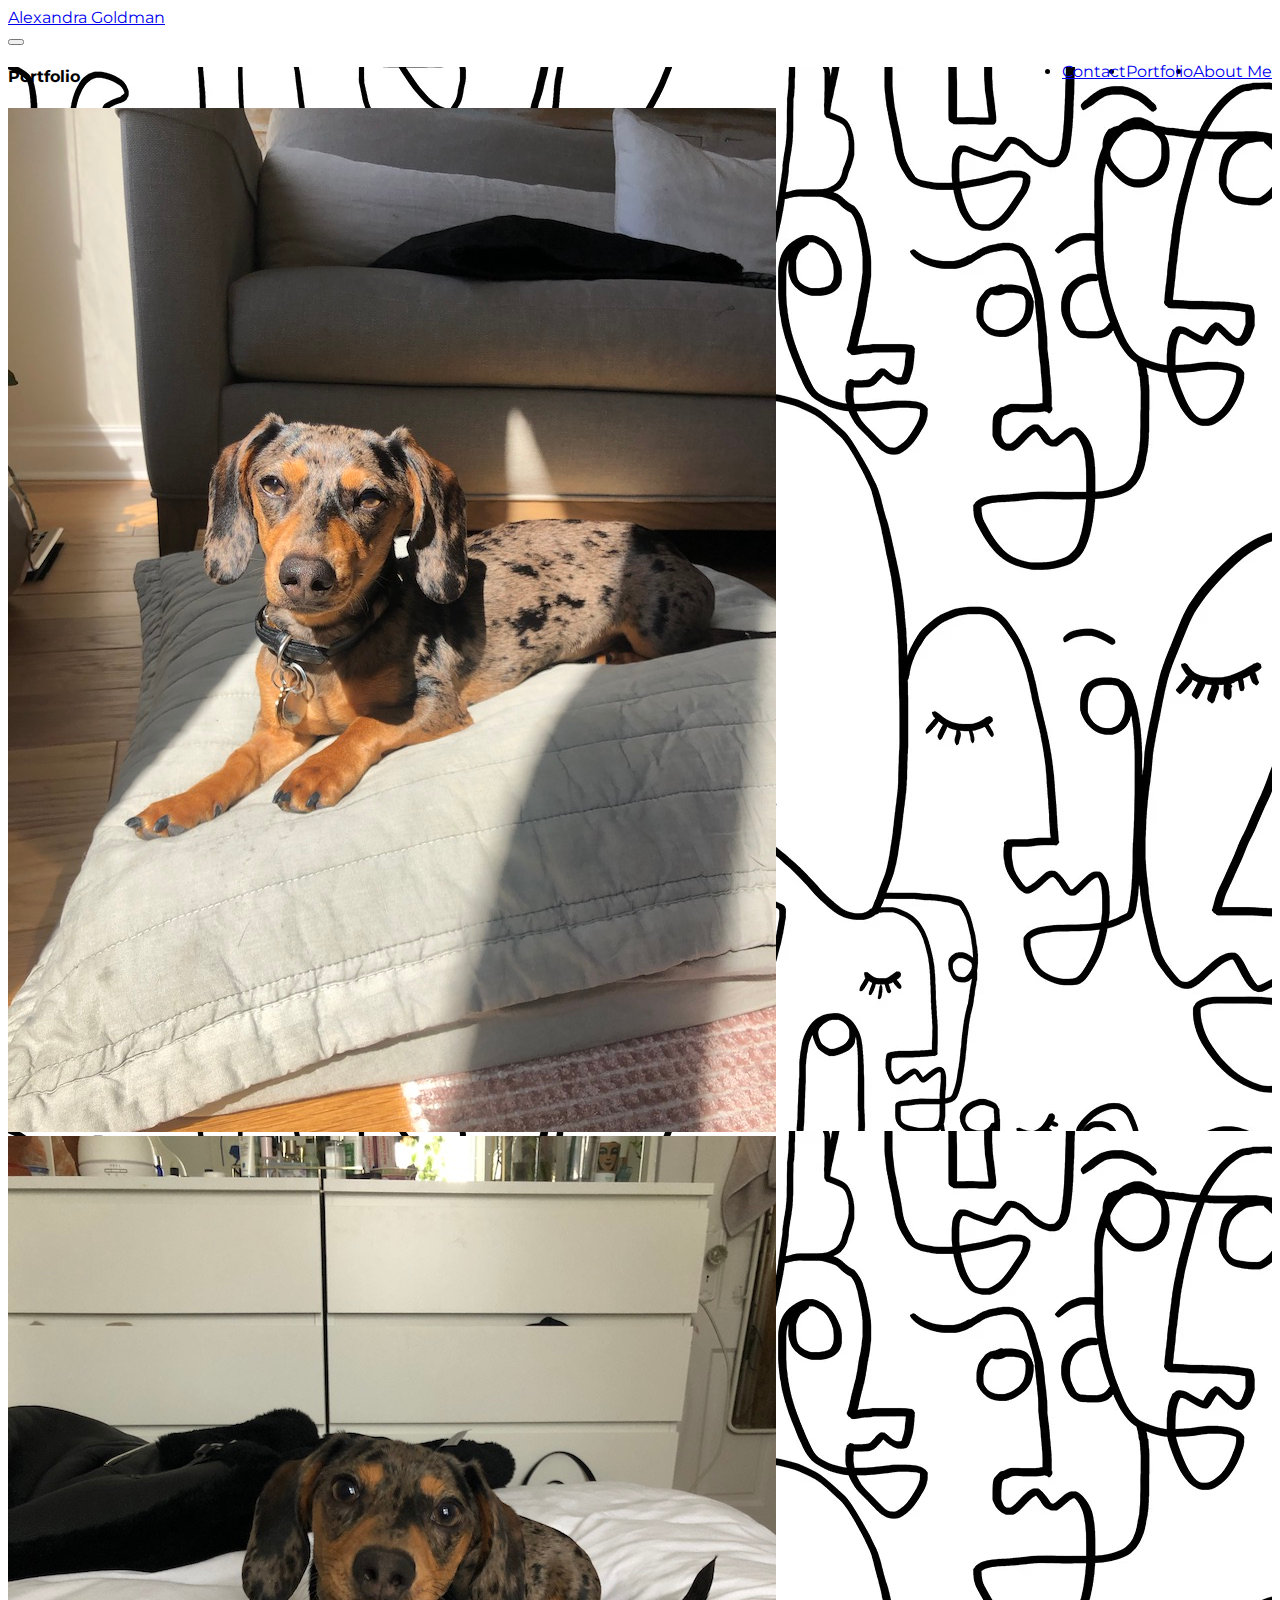
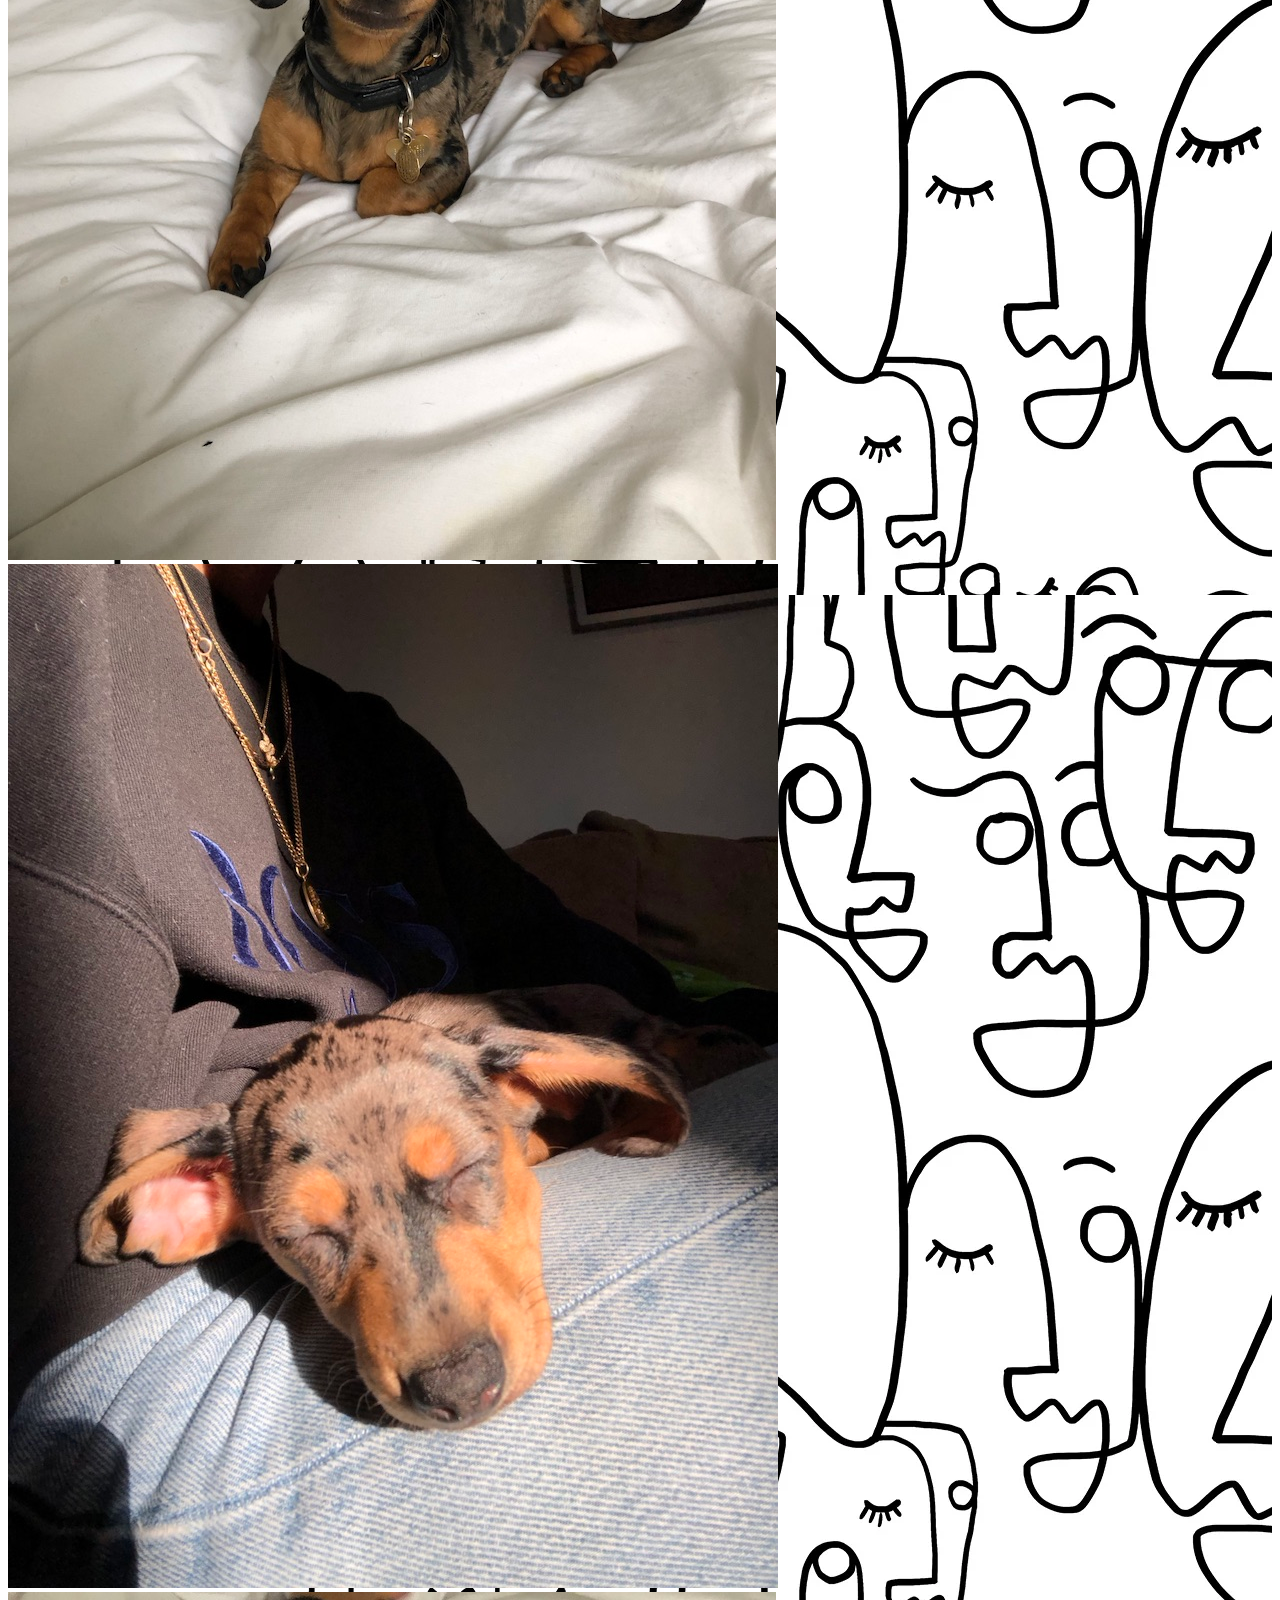
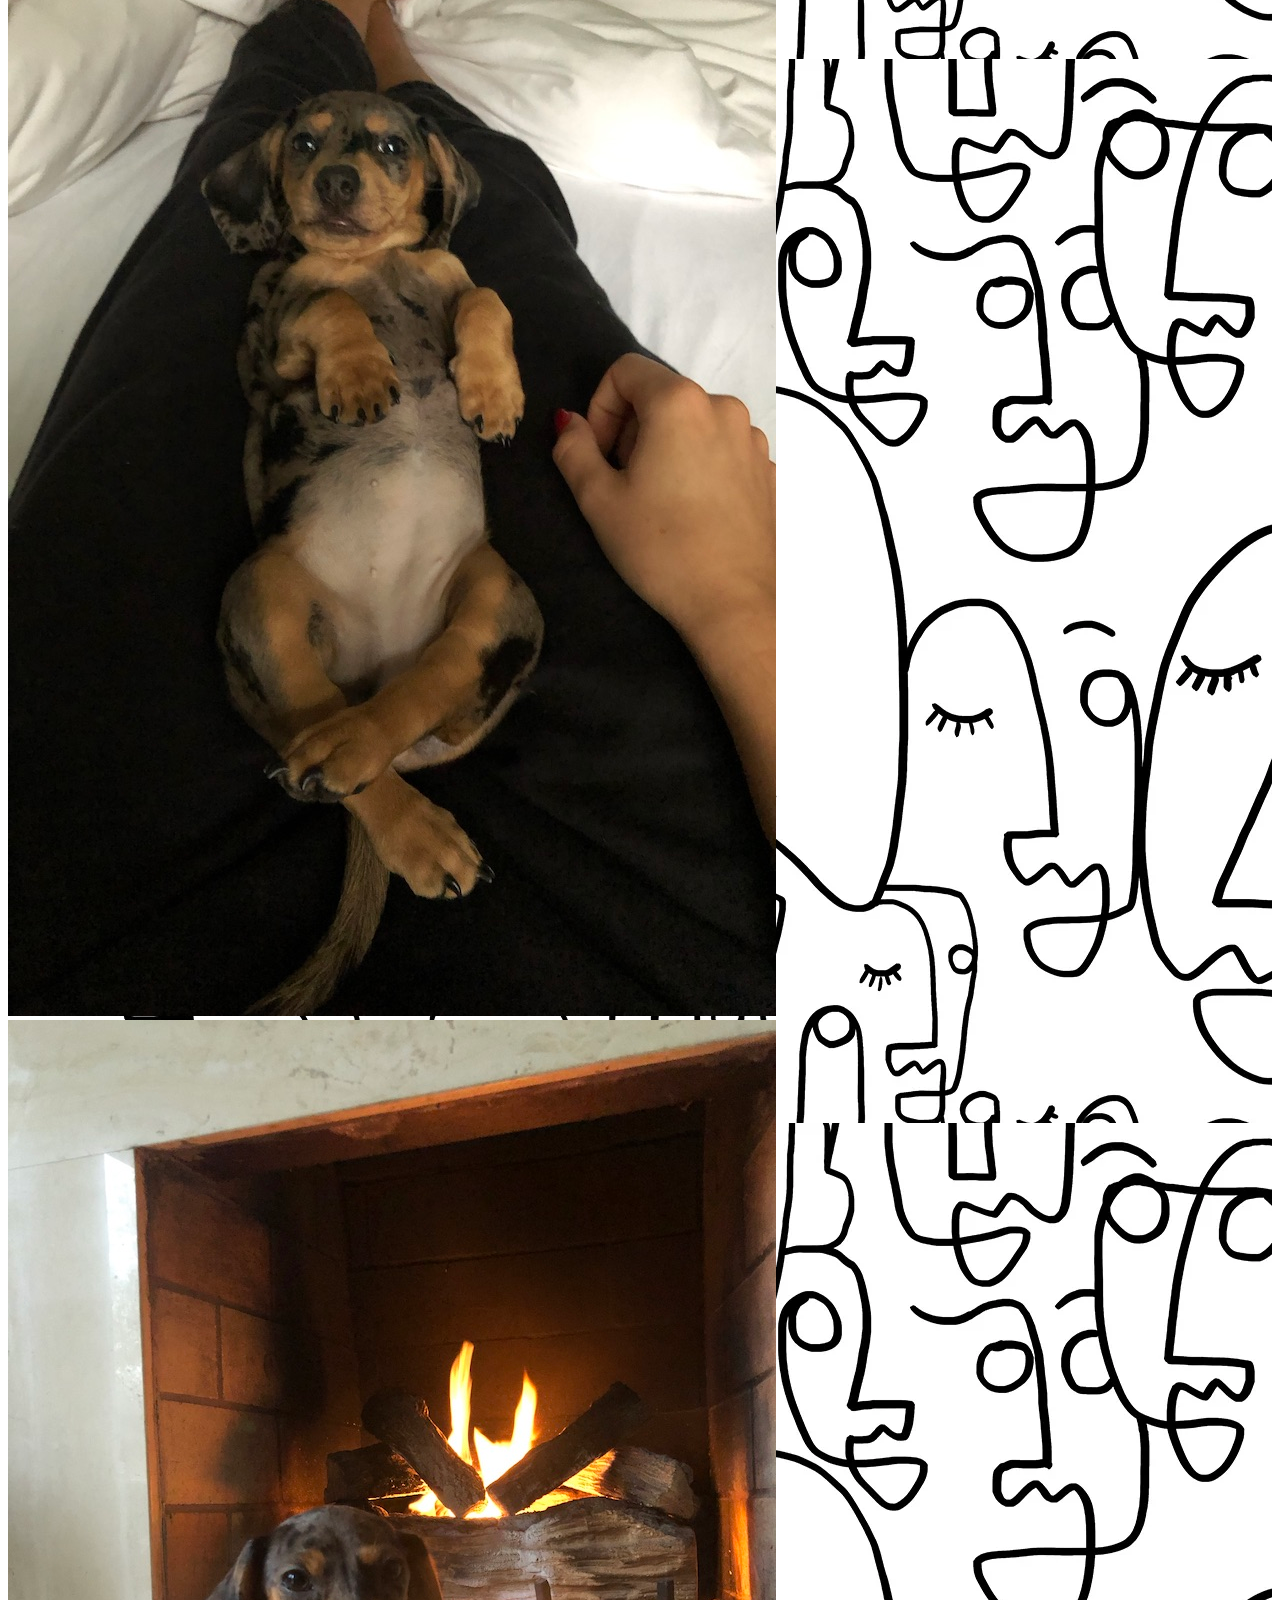
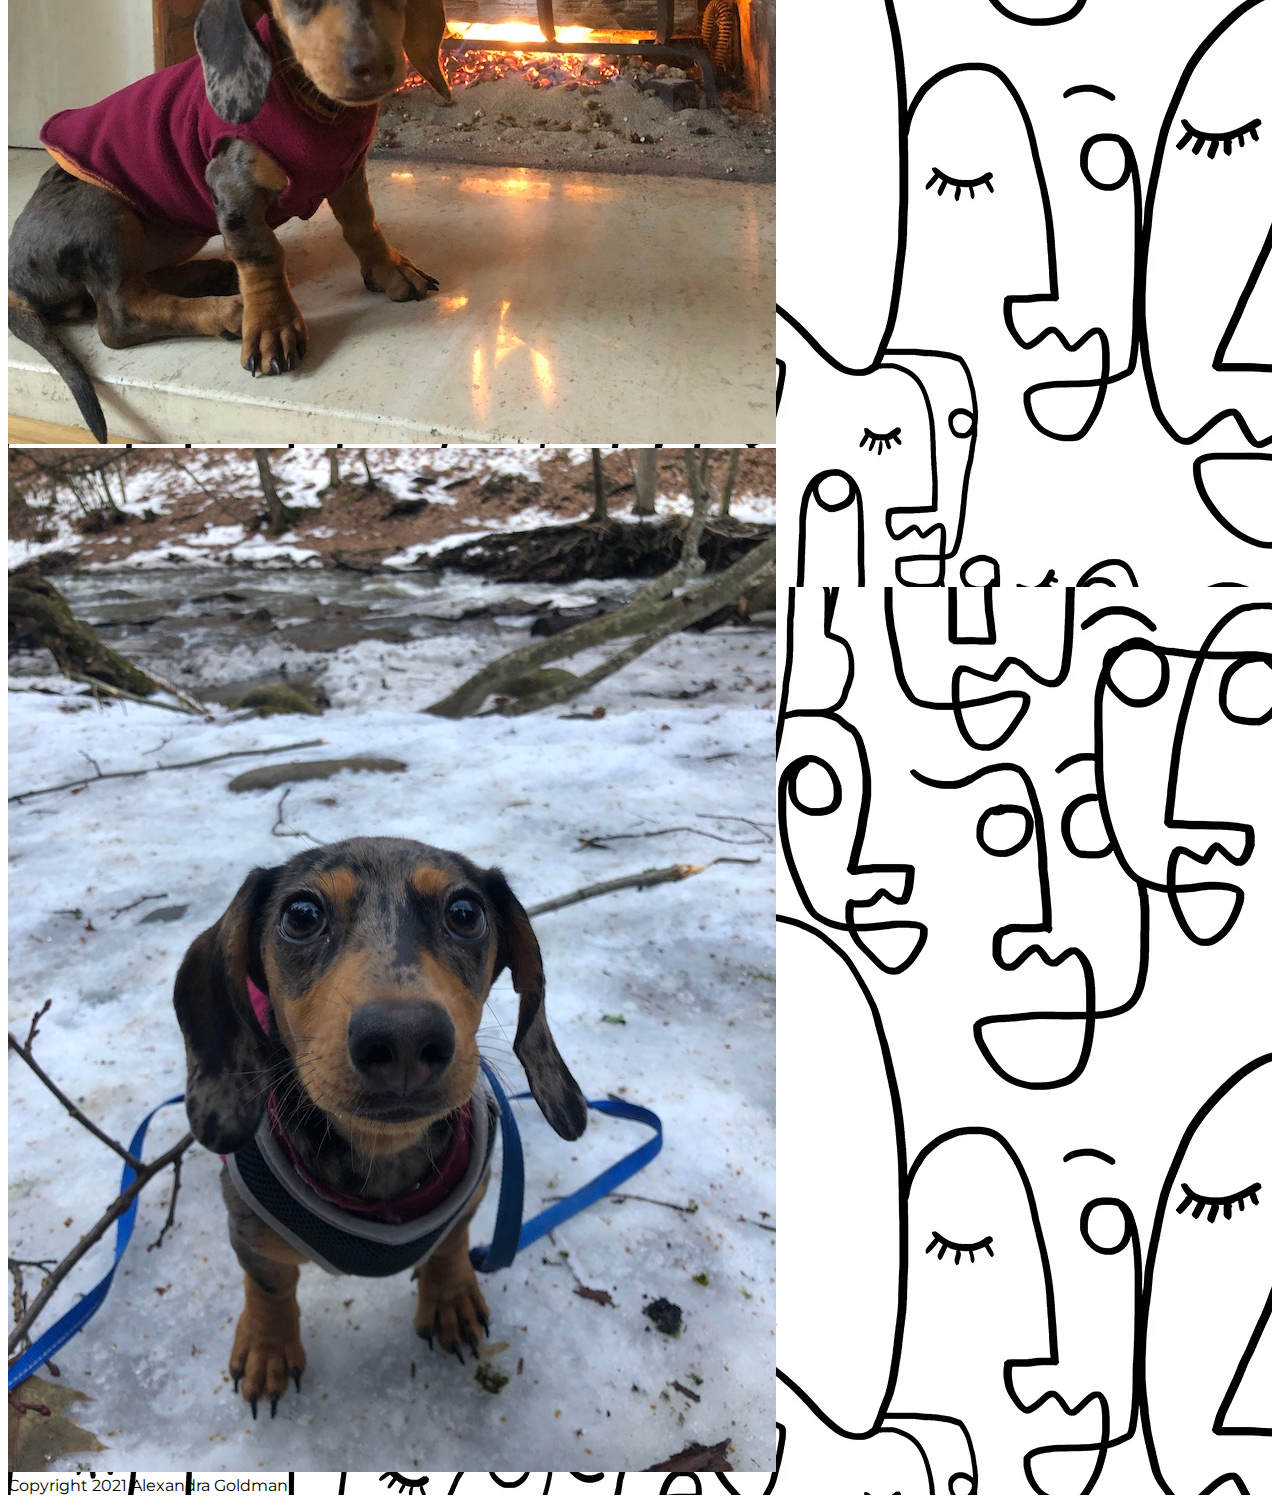
<file: portfolio.html>
<!DOCTYPE html>
<html lang="en">
<head>
    <meta charset="UTF-8">
    <meta name="viewport" content="width=device-width, initial-scale=1.0">
    <title>Document</title>
    <link href="https://cdn.jsdelivr.net/npm/bootstrap@5.0.0-beta1/dist/css/bootstrap.min.css" rel="stylesheet" integrity="sha384-giJF6kkoqNQ00vy+HMDP7azOuL0xtbfIcaT9wjKHr8RbDVddVHyTfAAsrekwKmP1" crossorigin="anonymous">
    <link rel="preconnect" href="https://fonts.gstatic.com">
    <link href="https://fonts.googleapis.com/css2?family=Montserrat:ital,wght@0,100;0,200;0,300;0,400;0,500;0,600;0,700;1,100;1,200;1,300;1,400;1,500;1,600;1,700&display=swap" rel="stylesheet">
    <link href="style.css" rel="stylesheet">
    <script src="https://cdn.jsdelivr.net/npm/bootstrap@5.0.0-beta1/dist/js/bootstrap.bundle.min.js" integrity="sha384-ygbV9kiqUc6oa4msXn9868pTtWMgiQaeYH7/t7LECLbyPA2x65Kgf80OJFdroafW" crossorigin="anonymous"></script>
</head>

<body>
    
    <!-- Navigation-->
    <nav class="navbar navbar-expand-lg navbar-light bg-light">
        <div class="container-fluid">
        <a class="navbar-brand" href="index.html">Alexandra Goldman</a>
        <button class="navbar-toggler" type="button" data-bs-toggle="collapse" data-bs-target="#navbarNav" aria-controls="navbarNav" aria-expanded="false" aria-label="Toggle navigation">
            <span class="navbar-toggler-icon"></span>
        </button>
        <div class="collapse navbar-collapse" id="navbarNav">
            <ul class="navbar-nav ms-auto mb-2 mb-lg-0">
            <li class="nav-item">
                <a class="nav-link active" aria-current="page" href="index.html">About Me</a>
            </li>
            <li class="nav-item">
                <a class="nav-link" href="portfolio.html">Portfolio</a>
            </li>
            <li class="nav-item">
                <a class="nav-link" href="contact.html">Contact</a>
            </li>
            </ul>
        </div>
        </div>
    </nav>
    <!--Navigation -->

    <!--Background Image-->
    <div class="bg-image" style=" background-image: url('Assets/faces.jpg')">
        <div class="d-flex justify-content-center align-items-center h-100 w-100">
                
            <!--Page Body-->
            <div class="container m-sm-5 p-3 mb-2 bg-white text-dark">
                <h4 class="card-title text-center m-sm-3">Portfolio</h4>        
                <div class="row g-0">
                    <div class="col-12 col-md-6 mx-auto text-center"><img src="Assets/Frankie/F1.jpeg" class="img-thumbnail w-75 m-2" alt="photo of frankie the weiner dog"></div>
                    <div class="col-12 col-md-6 mx-auto text-center"><img src="Assets/Frankie/F2.jpeg" class="img-thumbnail w-75 m-2" alt="photo of frankie the weiner dog"></div>
                </div>

                <div class="row g-0">
                    <div class="col-12 col-md-6 mx-auto text-center"><img src="Assets/Frankie/F3.jpeg" class="img-thumbnail w-75 m-2" alt="photo of frankie the weiner dog"></div>
                    <div class="col-12 col-md-6 mx-auto text-center"><img src="Assets/Frankie/F4.jpeg" class="img-thumbnail w-75 m-2" alt="photo of frankie the weiner dog"></div>
                </div>

                <div class="row g-0">
                    <div class="col-12 col-md-6 mx-auto text-center"><img src="Assets/Frankie/F5.jpeg" class="img-thumbnail w-75 m-2" alt="photo of frankie the weiner dog"></div>
                    <div class="col-12 col-md-6 mx-auto text-center"><img src="Assets/Frankie/F6.jpeg" class="img-thumbnail w-75 m-2" alt="photo of frankie the weiner dog"></div>
                </div>
            </div>
            <!--Page Body-->

            <!-- Sticky Footer -->
            <footer class="fixed-bottom footer mt-auto py-3 bg-light text-center"> 
                <div class="container">
                    <span class="text-muted">
                        Copyright 2021 Alexandra Goldman
                    </span>
                </div>
            </footer>
            <!-- Sticky Footer -->
         </div>
  </div>
    <!--Background Image-->
</body>
</html>
</file>
<file: style.css>
body {
    font-family: 'Montserrat', sans-serif;
}

li {
    float: right;
}

a {
    display: block;
}
</file>
